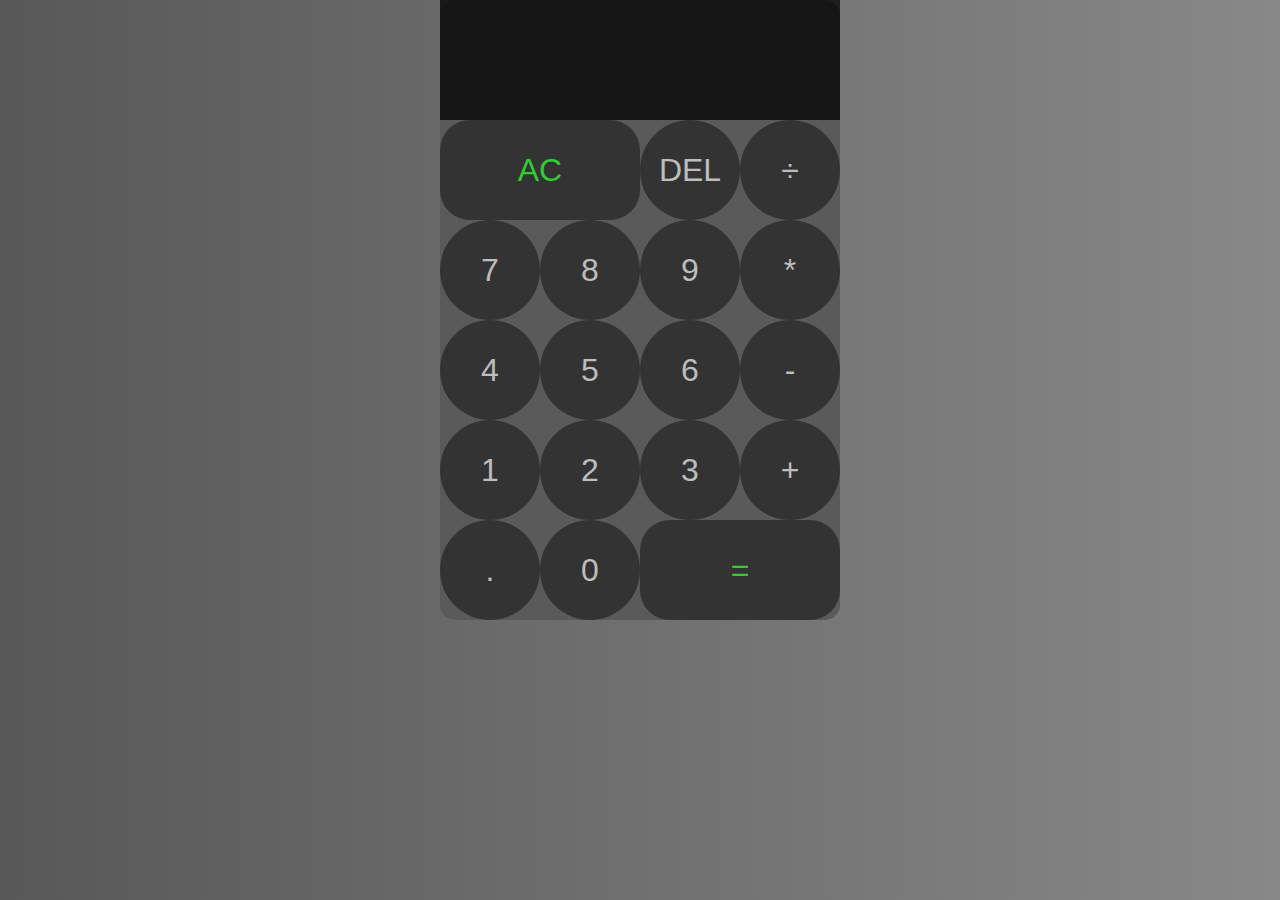
<file: Calculator 3.0/index.html>
<!DOCTYPE html>
<html lang="en">
<head>
    <meta charset="UTF-8">
    <meta http-equiv="X-UA-Compatible" content="IE=edge">
    <meta name="viewport" content="width=device-width, initial-scale=1.0">
    <title>Calculator3.0</title>
    <link href="styles.css" rel="stylesheet">
    <script src="script.js" defer></script>
</head>
<body>
    <div class="calculator-grid">
        <div class="display">
            <div data-previous class="previous"></div>
            <div data-current class="current"></div>
        </div>
        <Button data-all-clear class="span-two">AC</Button>
        <button data-delete >DEL</button>
        <button data-operation>÷</button>

        <button data-number>7</button>
        <button data-number>8</button>
        <button data-number>9</button>
        <button data-operation>*</button>

        <button data-number>4</button>
        <button data-number>5</button>
        <button data-number>6</button>
        <button data-operation>-</button>

        <button data-number>1</button>
        <button data-number>2</button>
        <button data-number>3</button>
        <button data-operation>+</button>

        <button data-number>.</button>
        <button data-number>0</button>
        <button data-equals class="span-two">=</button>
    </div>
    
</body>
</html>
</file>
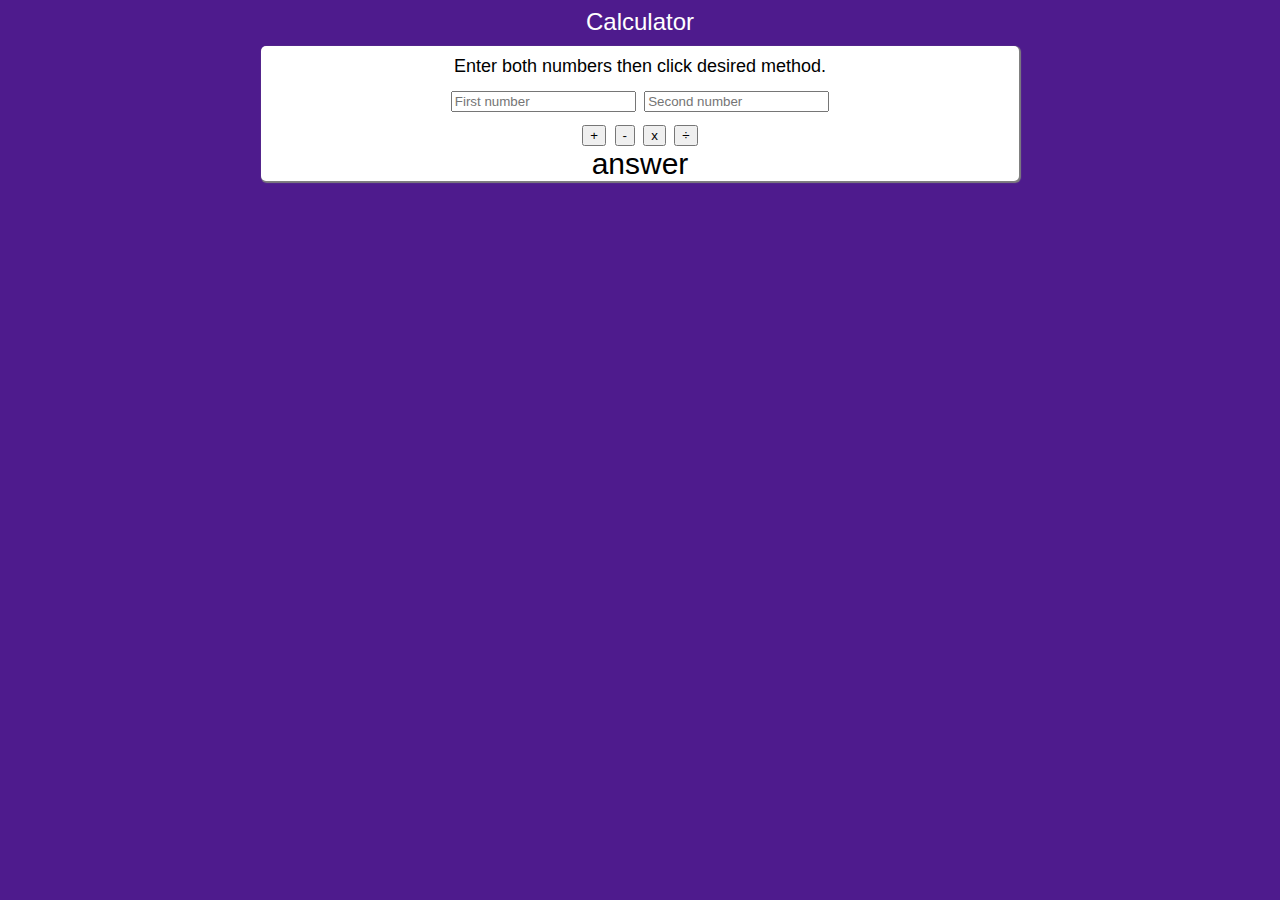
<file: Calculartor/Calculator.html>
<html>
    <head>
        <title>Calculator</title>
        <link rel="stylesheet" href="./css/style.css">
        <meta name="viewport" content="width=device-width, initial-scale=1.0" charset="UTF-8">
        <meta name="viewport" content="width=device-width, initial-scale=1.0">

    </head>
    <body>
        <header>Calculator</header>
        <form class="Calculator">
            <p class="how-to">Enter both numbers then click desired method.</p>
            <input type="text" id="fnum" name="fnum" required placeholder="First number">
            <input type="text" id="snum" name="snum" required placeholder="Second number">
            <br/>
            <input type="button" value="+" onclick="add()">
            <input type="button" value="-" onclick="sub()">
            <input type="button" value="x" onclick="multi()">
            <input type="button" value="÷" onclick="div()">
            <br/>
            <label for="answer">answer</label>
            <p id="sum"></p>
        <script>
        function add(){
            var x = parseFloat(document.getElementById("fnum").value);
            var y = parseFloat(document.getElementById("snum").value);
            
            var z = y + x;
            document.getElementById("sum").innerHTML = z;

        }
        function sub(){
            var x = parseFloat(document.getElementById("fnum").value);
            var y = parseFloat(document.getElementById("snum").value);
            
            var z = x - y;
            document.getElementById("sum").innerHTML = z;
        }
        function multi(){
            var x = parseFloat(document.getElementById("fnum").value);
            var y = parseFloat(document.getElementById("snum").value);
            
            var z = x * y;
            document.getElementById("sum").innerHTML = z;
        }
        function div(){
            var x = parseFloat(document.getElementById("fnum").value);
            var y = parseFloat(document.getElementById("snum").value);
            
            var z = x / y;
            document.getElementById("sum").innerHTML = z;
        }
        
        </script>

        </form>
    </body>
</html>
</file>
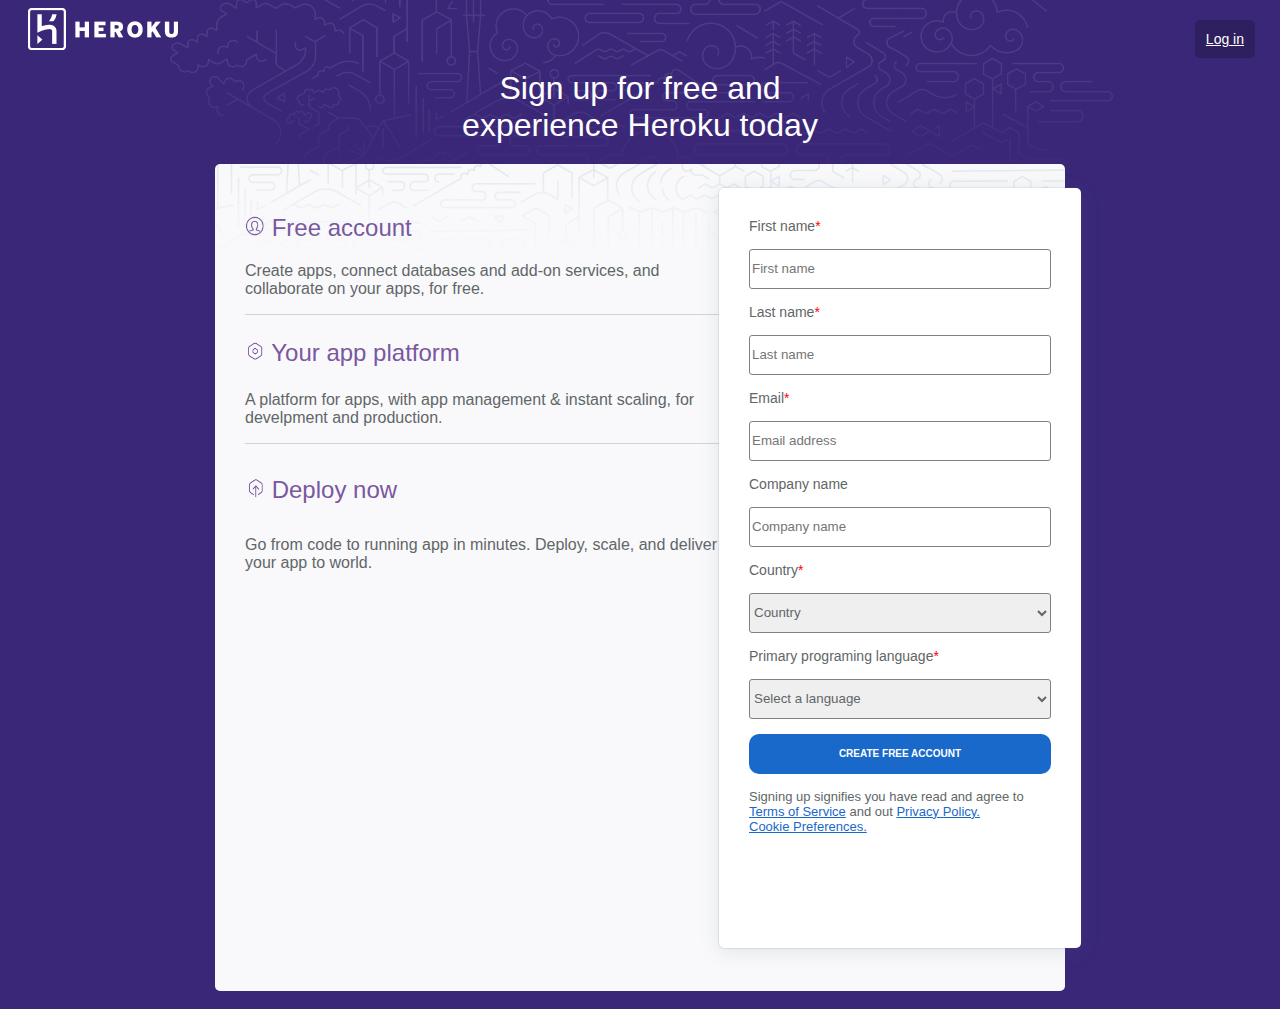
<file: Heroku sign up page/Sign up clone.html>
<html>
    <head>
        <title> Heroku | Sign</title>
        <meta name="viewport" content="width=device-width, initial-scale=1.0" charset="UTF-8">
        <meta name="viewport" content="width=device-width, initial-scale=1.0">
        <link rel="stylesheet" href="./css/style.css">
    </head>
    <body> 
            <a class="header-logo" href="https://www.heroku.com/home"></a>
            <a class="login-button" href="https://www.heroku.com/login">Log in</a>
        
        <h1> Sign up for free and <br /> experience Heroku today</h1>
        <!-- info section-->
        <div class="info">
            <h2><img src="./img/pfpdemo.png" alt="pfpdemo" width="35px" height="35px">  Free account</h2>
            <P>Create apps, connect databases and add-on services, and collaborate on your apps, for free.</P>
            <hr>
            <h3><img src="./img/platform.png" alt="platform" width="35px" height="35px">  Your app platform</h3>
            <p>A platform for apps, with app management & instant scaling, for develpment and production.</p>
            <hr>
            <h4><img src="./img/deploy.png" alt="deploy" width="35px" height="35px">  Deploy now</h3>
            <p>Go from code to running app in minutes. Deploy, scale, and deliver your app to world.</p>
                    <!-- sign up form-->
        <form class="content">
            <label for="fname">First name<span class="required">*</span></label> <br/><br/>
            <input type="text" id="fname" name="fname" placeholder="First name" required>
            <br />
            <br />
            <label for="lname">Last name<span class="required">*</span></label> <br/><br/>
            <input type="text" id="lname" name="lname" placeholder="Last name" required>
            <br />
            <br />
            <label for="email">Email<span class="required">*</span></label> <br/><br/>
            <input type="email" id="email" name="email" placeholder="Email address" required>
            <br />
            <br />
            <label for="cname">Company name</label> <br/><br/>
            <input type="text" id="cname" name="cname" placeholder="Company name" >
            <br />
            <br />
            <label for="country">Country<span class="required">*</span></label> <br/><br/>
            <select name="country" id="country" required>
                <option value="Country">Country</option>
                <option value="United States">United States</option>
                <option value="Afganistan">Afghanistan</option>
                <option value="Albania">Albania</option>
                <option value="Algeria">Algeria</option>
                <option value="American Samoa">American Samoa</option>
                <option value="Andorra">Andorra</option>
                <option value="Angola">Angola</option>
                <option value="Anguilla">Anguilla</option>
                <option value="Antigua & Barbuda">Antigua & Barbuda</option>
                <option value="Argentina">Argentina</option>
                <option value="Armenia">Armenia</option>
                <option value="Aruba">Aruba</option>
                <option value="Australia">Australia</option>
                <option value="Austria">Austria</option>
                <option value="Azerbaijan">Azerbaijan</option>
                <option value="Bahamas">Bahamas</option>
                <option value="Bahrain">Bahrain</option>
                <option value="Bangladesh">Bangladesh</option>
                <option value="Barbados">Barbados</option>
                <option value="Belarus">Belarus</option>
                <option value="Belgium">Belgium</option>
                <option value="Belize">Belize</option>
                <option value="Benin">Benin</option>
                <option value="Bermuda">Bermuda</option>
                <option value="Bhutan">Bhutan</option>
                <option value="Bolivia">Bolivia</option>
                <option value="Bonaire">Bonaire</option>
                <option value="Bosnia & Herzegovina">Bosnia & Herzegovina</option>
                <option value="Botswana">Botswana</option>
                <option value="Brazil">Brazil</option>
                <option value="British Indian Ocean Ter">British Indian Ocean Ter</option>
                <option value="Brunei">Brunei</option>
                <option value="Bulgaria">Bulgaria</option>
                <option value="Burkina Faso">Burkina Faso</option>
                <option value="Burundi">Burundi</option>
                <option value="Cambodia">Cambodia</option>
                <option value="Cameroon">Cameroon</option>
                <option value="Canada">Canada</option>
                <option value="Canary Islands">Canary Islands</option>
                <option value="Cape Verde">Cape Verde</option>
                <option value="Cayman Islands">Cayman Islands</option>
                <option value="Central African Republic">Central African Republic</option>
                <option value="Chad">Chad</option>
                <option value="Channel Islands">Channel Islands</option>
                <option value="Chile">Chile</option>
                <option value="China">China</option>
                <option value="Christmas Island">Christmas Island</option>
                <option value="Cocos Island">Cocos Island</option>
                <option value="Colombia">Colombia</option>
                <option value="Comoros">Comoros</option>
                <option value="Congo">Congo</option>
                <option value="Cook Islands">Cook Islands</option>
                <option value="Costa Rica">Costa Rica</option>
                <option value="Cote DIvoire">Cote DIvoire</option>
                <option value="Croatia">Croatia</option>
                <option value="Cuba">Cuba</option>
                <option value="Curaco">Curacao</option>
                <option value="Cyprus">Cyprus</option>
                <option value="Czech Republic">Czech Republic</option>
                <option value="Denmark">Denmark</option>
                <option value="Djibouti">Djibouti</option>
                <option value="Dominica">Dominica</option>
                <option value="Dominican Republic">Dominican Republic</option>
                <option value="East Timor">East Timor</option>
                <option value="Ecuador">Ecuador</option>
                <option value="Egypt">Egypt</option>
                <option value="El Salvador">El Salvador</option>
                <option value="Equatorial Guinea">Equatorial Guinea</option>
                <option value="Eritrea">Eritrea</option>
                <option value="Estonia">Estonia</option>
                <option value="Ethiopia">Ethiopia</option>
                <option value="Falkland Islands">Falkland Islands</option>
                <option value="Faroe Islands">Faroe Islands</option>
                <option value="Fiji">Fiji</option>
                <option value="Finland">Finland</option>
                <option value="France">France</option>
                <option value="French Guiana">French Guiana</option>
                <option value="French Polynesia">French Polynesia</option>
                <option value="French Southern Ter">French Southern Ter</option>
                <option value="Gabon">Gabon</option>
                <option value="Gambia">Gambia</option>
                <option value="Georgia">Georgia</option>
                <option value="Germany">Germany</option>
                <option value="Ghana">Ghana</option>
                <option value="Gibraltar">Gibraltar</option>
                <option value="Great Britain">Great Britain</option>
                <option value="Greece">Greece</option>
                <option value="Greenland">Greenland</option>
                <option value="Grenada">Grenada</option>
                <option value="Guadeloupe">Guadeloupe</option>
                <option value="Guam">Guam</option>
                <option value="Guatemala">Guatemala</option>
                <option value="Guinea">Guinea</option>
                <option value="Guyana">Guyana</option>
                <option value="Haiti">Haiti</option>
                <option value="Hawaii">Hawaii</option>
                <option value="Honduras">Honduras</option>
                <option value="Hong Kong">Hong Kong</option>
                <option value="Hungary">Hungary</option>
                <option value="Iceland">Iceland</option>
                <option value="Indonesia">Indonesia</option>
                <option value="India">India</option>
                <option value="Iran">Iran</option>
                <option value="Iraq">Iraq</option>
                <option value="Ireland">Ireland</option>
                <option value="Isle of Man">Isle of Man</option>
                <option value="Israel">Israel</option>
                <option value="Italy">Italy</option>
                <option value="Jamaica">Jamaica</option>
                <option value="Japan">Japan</option>
                <option value="Jordan">Jordan</option>
                <option value="Kazakhstan">Kazakhstan</option>
                <option value="Kenya">Kenya</option>
                <option value="Kiribati">Kiribati</option>
                <option value="Korea North">Korea North</option>
                <option value="Korea Sout">Korea South</option>
                <option value="Kuwait">Kuwait</option>
                <option value="Kyrgyzstan">Kyrgyzstan</option>
                <option value="Laos">Laos</option>
                <option value="Latvia">Latvia</option>
                <option value="Lebanon">Lebanon</option>
                <option value="Lesotho">Lesotho</option>
                <option value="Liberia">Liberia</option>
                <option value="Libya">Libya</option>
                <option value="Liechtenstein">Liechtenstein</option>
                <option value="Lithuania">Lithuania</option>
                <option value="Luxembourg">Luxembourg</option>
                <option value="Macau">Macau</option>
                <option value="Macedonia">Macedonia</option>
                <option value="Madagascar">Madagascar</option>
                <option value="Malaysia">Malaysia</option>
                <option value="Malawi">Malawi</option>
                <option value="Maldives">Maldives</option>
                <option value="Mali">Mali</option>
                <option value="Malta">Malta</option>
                <option value="Marshall Islands">Marshall Islands</option>
                <option value="Martinique">Martinique</option>
                <option value="Mauritania">Mauritania</option>
                <option value="Mauritius">Mauritius</option>
                <option value="Mayotte">Mayotte</option>
                <option value="Mexico">Mexico</option>
                <option value="Midway Islands">Midway Islands</option>
                <option value="Moldova">Moldova</option>
                <option value="Monaco">Monaco</option>
                <option value="Mongolia">Mongolia</option>
                <option value="Montserrat">Montserrat</option>
                <option value="Morocco">Morocco</option>
                <option value="Mozambique">Mozambique</option>
                <option value="Myanmar">Myanmar</option>
                <option value="Nambia">Nambia</option>
                <option value="Nauru">Nauru</option>
                <option value="Nepal">Nepal</option>
                <option value="Netherland Antilles">Netherland Antilles</option>
                <option value="Netherlands">Netherlands (Holland, Europe)</option>
                <option value="Nevis">Nevis</option>
                <option value="New Caledonia">New Caledonia</option>
                <option value="New Zealand">New Zealand</option>
                <option value="Nicaragua">Nicaragua</option>
                <option value="Niger">Niger</option>
                <option value="Nigeria">Nigeria</option>
                <option value="Niue">Niue</option>
                <option value="Norfolk Island">Norfolk Island</option>
                <option value="Norway">Norway</option>
                <option value="Oman">Oman</option>
                <option value="Pakistan">Pakistan</option>
                <option value="Palau Island">Palau Island</option>
                <option value="Palestine">Palestine</option>
                <option value="Panama">Panama</option>
                <option value="Papua New Guinea">Papua New Guinea</option>
                <option value="Paraguay">Paraguay</option>
                <option value="Peru">Peru</option>
                <option value="Phillipines">Philippines</option>
                <option value="Pitcairn Island">Pitcairn Island</option>
                <option value="Poland">Poland</option>
                <option value="Portugal">Portugal</option>
                <option value="Puerto Rico">Puerto Rico</option>
                <option value="Qatar">Qatar</option>
                <option value="Republic of Montenegro">Republic of Montenegro</option>
                <option value="Republic of Serbia">Republic of Serbia</option>
                <option value="Reunion">Reunion</option>
                <option value="Romania">Romania</option>
                <option value="Russia">Russia</option>
                <option value="Rwanda">Rwanda</option>
                <option value="St Barthelemy">St Barthelemy</option>
                <option value="St Eustatius">St Eustatius</option>
                <option value="St Helena">St Helena</option>
                <option value="St Kitts-Nevis">St Kitts-Nevis</option>
                <option value="St Lucia">St Lucia</option>
                <option value="St Maarten">St Maarten</option>
                <option value="St Pierre & Miquelon">St Pierre & Miquelon</option>
                <option value="St Vincent & Grenadines">St Vincent & Grenadines</option>
                <option value="Saipan">Saipan</option>
                <option value="Samoa">Samoa</option>
                <option value="Samoa American">Samoa American</option>
                <option value="San Marino">San Marino</option>
                <option value="Sao Tome & Principe">Sao Tome & Principe</option>
                <option value="Saudi Arabia">Saudi Arabia</option>
                <option value="Senegal">Senegal</option>
                <option value="Seychelles">Seychelles</option>
                <option value="Sierra Leone">Sierra Leone</option>
                <option value="Singapore">Singapore</option>
                <option value="Slovakia">Slovakia</option>
                <option value="Slovenia">Slovenia</option>
                <option value="Solomon Islands">Solomon Islands</option>
                <option value="Somalia">Somalia</option>
                <option value="South Africa">South Africa</option>
                <option value="Spain">Spain</option>
                <option value="Sri Lanka">Sri Lanka</option>
                <option value="Sudan">Sudan</option>
                <option value="Suriname">Suriname</option>
                <option value="Swaziland">Swaziland</option>
                <option value="Sweden">Sweden</option>
                <option value="Switzerland">Switzerland</option>
                <option value="Syria">Syria</option>
                <option value="Tahiti">Tahiti</option>
                <option value="Taiwan">Taiwan</option>
                <option value="Tajikistan">Tajikistan</option>
                <option value="Tanzania">Tanzania</option>
                <option value="Thailand">Thailand</option>
                <option value="Togo">Togo</option>
                <option value="Tokelau">Tokelau</option>
                <option value="Tonga">Tonga</option>
                <option value="Trinidad & Tobago">Trinidad & Tobago</option>
                <option value="Tunisia">Tunisia</option>
                <option value="Turkey">Turkey</option>
                <option value="Turkmenistan">Turkmenistan</option>
                <option value="Turks & Caicos Is">Turks & Caicos Is</option>
                <option value="Tuvalu">Tuvalu</option>
                <option value="Uganda">Uganda</option>
                <option value="United Kingdom">United Kingdom</option>
                <option value="Ukraine">Ukraine</option>
                <option value="United Arab Erimates">United Arab Emirates</option>
                <option value="Uraguay">Uruguay</option>
                <option value="Uzbekistan">Uzbekistan</option>
                <option value="Vanuatu">Vanuatu</option>
                <option value="Vatican City State">Vatican City State</option>
                <option value="Venezuela">Venezuela</option>
                <option value="Vietnam">Vietnam</option>
                <option value="Virgin Islands (Brit)">Virgin Islands (Brit)</option>
                <option value="Virgin Islands (USA)">Virgin Islands (USA)</option>
                <option value="Wake Island">Wake Island</option>
                <option value="Wallis & Futana Is">Wallis & Futana Is</option>
                <option value="Yemen">Yemen</option>
                <option value="Zaire">Zaire</option>
                <option value="Zambia">Zambia</option>
                <option value="Zimbabwe">Zimbabwe</option>
            </select>
            <br/>
            <br/>
            <label for="language">Primary programing language<span class="required">*</span></label> <br/><br/>
            <select name="language" id="language" required>
                <option value="Select a language">Select a language</option>
                <option value="Ruby">Ruby</option>
                <option value="PHP">PHP</option>
                <option value="Python">Python</option>
                <option value="Node.js">Nod.js</option>
                <option value="Java">Java</option>
                <option value="Clojure">Clojure</option>
                <option value="Scala">Scala</option>
                <option value="Go">Go</option>
                <option value="I use another language"> I use another language</option>
                <option value="I'm not a develper">I'm not a develper</option>
            </select>
            <br />
            <br />
            <button class="create_free_account" type="submit" onclick="getidvalues();">CREATE FREE ACCOUNT</button>
            <br />
            <br />
            Signing up signifies you have read and agree to <u>Terms of Service</u> and out <u>Privacy Policy.</u> 
            <br />
            <u>Cookie Preferences.</u>
            <br />
        </form>
        </div>
    </body>
</html>
</file>
<file: Calculator 3.0/styles.css>
*, *::before, *::after{
    box-sizing: border-box;
    font-family: sans-serif;
    font-weight: normal;
}

body {
    padding: 0;
    margin: 0;
    background: linear-gradient(to right, rgb(88, 88, 88), rgb(136, 136, 136))
}

.calculator-grid{

    display: grid;
    justify-content: center;
    align-content: center;
    width: 400px;
    height: 620px;
    margin:0 auto;
    margin-top:0;
    grid-template-columns: repeat(4, 100px);
    grid-template-rows: minmax(120px, auto) repeat(5,100px);
    background-color: rgb(90, 90, 90);
    border-radius: 15px;
}



.calculator-grid > button {
    color: rgb(189, 189, 189);
    cursor: pointer;
    font-size: 2rem;
    border-radius: 50%;
    border-color: transparent;
    background-color: rgba(39, 39, 39, .75);
}

.calculator-grid > button:hover{
    background-color: rgba(90, 90, 90, 0.85);
}

.span-two{
    grid-column: span 2;
    border-radius: 30px !important;
    width: 200px !important;
    color: limegreen !important;
}

.display{
    grid-column: 1 / -1;
    background-color: rgba(0, 0, 0, .75);
    display: flex;
    align-items: flex-end;
    justify-content: space-around;
    flex-direction: column;
    padding: 10px;
    word-wrap: break-word;
    word-break: break-all;
}
.display .previous{
    color: rgba(8, 136, 40, 0.70);
    font-size: 1.5rem;
}
.display .current{
    color: white;
    font-size: 3rem;
}
</file>
<file: Calculartor/css/style.css>
body{
    background-color: #4E1B8D;
}
header{
    text-align: center;
    color: white;
    font-size: 24px;
    font-family: sans-serif;
}
.how-to{
    margin: 0;
    padding: 10px;
    padding-bottom: 2px;
    font-size: 18px;
    font-family: sans-serif;
}
.calculator{
    margin-left: 20%;
    margin-right: 20%;
    margin-top: 10px;
    font-size: 30px;
    border-radius: 5px;
    background-color: white;
    text-align: center;
    box-shadow: 1px 1px 1px 1px gray;
    font-family: sans-serif;
}
.input{
    border-radius: 5px;
    padding: 20px;
    font-family: sans-serif;
}
.sum{
    font-size: 25px;
    font-family: sans-serif;
}
</file>
<file: Heroku sign up page/css/style.css>
body{
    background-color: #3A2778;
    background-image: url("../img/header-illustration.png");
    background-position: center top;
    background-size: 953px 210px;
    background-attachment: fixed;
    background-repeat: no-repeat;
    padding-right: 20px;
    padding-left: 20px;
    padding-bottom: 10px;
    background-attachment: local;
}
.header-logo{
    width: 150px;
    height: 42px;
    display: block;
    left: 0;
    top: 20px;
    background-repeat: no-repeat;
    background-image: url("../img/logo-horizontal.png");
    background-size: 150px 42px;
}
.login-button{
    position: absolute;
    font-size: 14px;
    right: 20px;
    top: 15px;
    color: white;
    font-family: sans-serif;
    border-radius: 5px;
    padding: 11px;
    margin: 5px;
    background-color: rgba(0,0,0,0.2);
    background-size: 11px 16px;

    
   
}
h1{
    color: white;
    margin: 0 auto;
    text-align: center;
    font-family: sans-serif;
    font-weight: lighter;
    padding: 20px;
}
.info{
    background-color: #F9F9FB;
    background-image: url("../img/page-illustration.png");
    background-position: center top;
    background-repeat: no-repeat;
    border-radius: 5px;
    padding: 30px;
    margin-left: 0;
    margin-right: 0;
    margin-bottom: 0;
    }
hr{
    height: 1px;
    background-color: lightgray;
    border: none;
}

h2, h3, h4{
    color: #79589F;
    font-family: sans-serif;
    font-size: 24px;
    font-weight: lighter;

        
    }
p{
    font-family: sans-serif;
    color: #616667;
    }
form{
    background-color: white;
    border-radius: 5px;
    font-family: sans-serif;
    padding: 10px;   
    box-shadow: 1px 1px 0.1em 0.1em gray;
    color: #616667;
    font-family: sans-serif;
    font-size: small;
    box-shadow: 0 0 0 1px rgb(89 105 128 / 10%),
    0 3px 20px 0 rgb(89 105 128 / 15%),
    0 1px 2px 0 rgb(0 0 0 / 3%)
}
label{
    position: relative;
    margin-right: 5%;
    font-size: small;
    font-family: sans-serif;
    padding-top: 10px;
    padding-bottom: 30px;
    font-size: 14px;

    
}
img{
    width: 20px;
    height: 20px;
}

input, select{
    color: #616667;
    border: solid 1px;
    border-radius: 3px;
    border-color: rgb(128, 128, 128);
    width: 100%;
    height: 40px;
}
input:focus{
    outline-width: 1px;
    outline-color: #79589F;
}
.create_free_account{
    outline: none;
    border: none;
    position: center;
    font-family: bold, sans-serif;
    font-weight: bolder;
    font-size: 10px;
    width: 100%;
    height: 40px;
    border-radius: 10px 10px 10px 10px;
    color: white;
    background-color: #1969CA;
}
span{
    color: red;
}
u{
    color: #1969CA;
}
@media only screen and (min-width: 769px){
    .info{
        margin: auto;
        max-width: 790px;
        padding-left: 30px;
        padding-top: 30px;

        }
    
    
    form{

        width: 302px;
        margin-left: 60%;
        margin-top: -400px;
        height: 700px;
        padding: 30px;
    }
    p{
        padding-right: 40%;
    }

}
</file>
